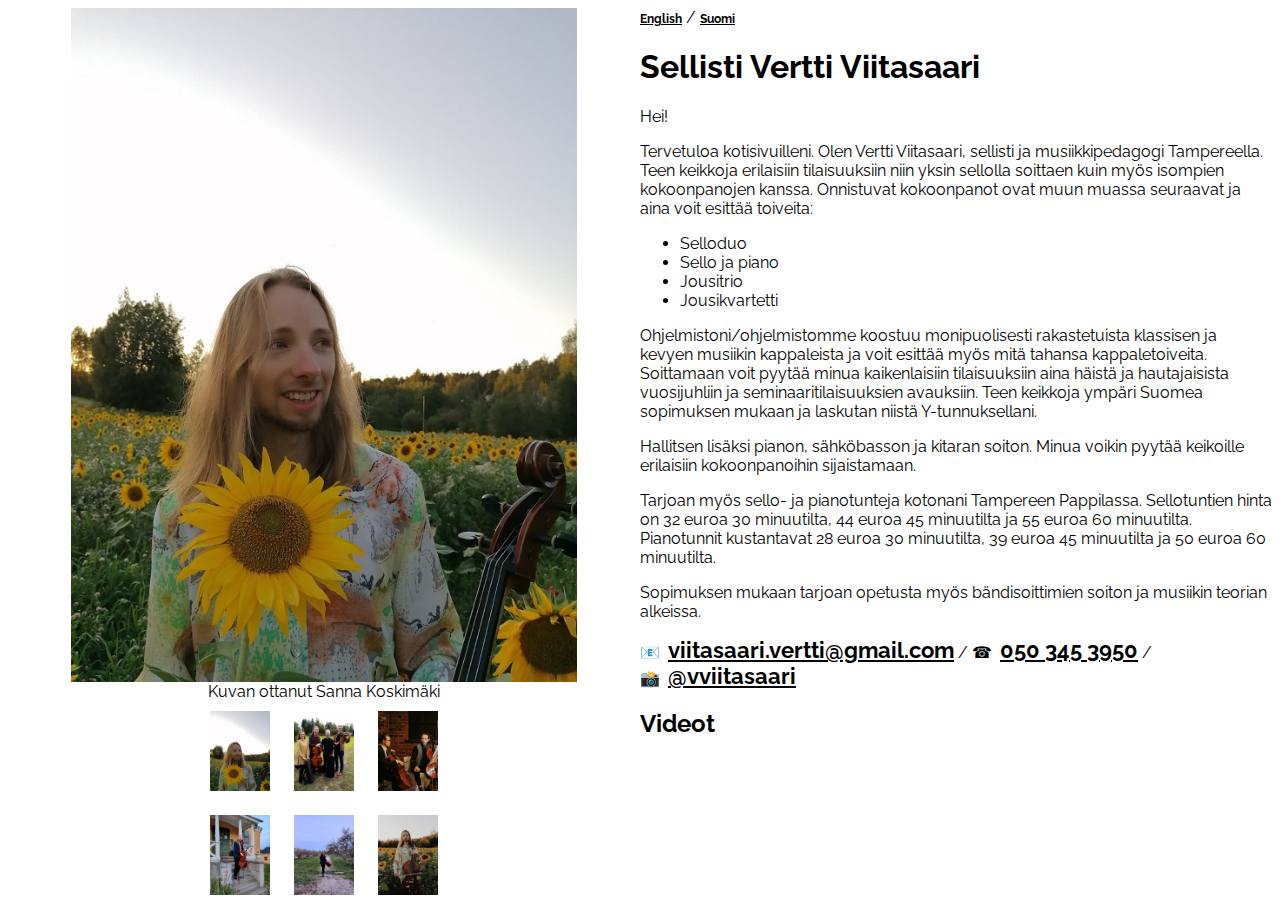
<file: index.html>
<!DOCTYPE html>
<html>

<head>
  <meta charset="UTF-8">
  <meta name="viewport" content="width=device-width, initial-scale=1.0, shrink-to-fit=no">
  <link rel="shortcut icon" type="image/x-windows-bmp" href="https://verttiviitasaari.fi/favicon.ico" />
  <title>Sellisti Vertti Viitasaari</title>
  <link href="https://fonts.googleapis.com/css?family=Raleway&display=swap" rel="stylesheet">
  <link href="page.css" rel="stylesheet">
</head>

<body>
  <div class="content">
    <div class="content-box left">
      <img id="bio-pic" src="verttikukka.jpg" />
      <div id="photo-by-container" style="text-align:center">
        <span data-t="kuvan_ottanut"></span> <span id="photo-by">Sanna Koskimäki</span>
      </div>
      <div class="bio-pic-preview-box">
        <img class="bio-pic-preview" src="verttikukka.jpg"
          onclick="changePic('verttikukka.jpg', 'Sanna Koskimäki')" />
        <img class="bio-pic-preview" src="kvartetti.jpg" onclick="changePic('kvartetti.jpg', 'Sanna Koskimäki')" />
        <img class="bio-pic-preview" src="kaasinen.jpg" onclick="changePic('kaasinen.jpg', 'Jarkko Laine')" />
      </div>
      <div class="bio-pic-preview-box">
        <img class="bio-pic-preview" src="talo.jpg" onclick="changePic('talo.jpg')" />
        <img class="bio-pic-preview" src="puutarha.jpg" onclick="changePic('puutarha.jpg')" />
        <img class="bio-pic-preview" src="auringonkukka.jpg"
          onclick="changePic('auringonkukka.jpg', 'Sanna Koskimäki')" />
      </div>
    </div>
    <div class="content-box right">
      <a class="change-lang" href="javascript:void(0)" onclick="changeLanguage('en')">English</a>
      / <a class="change-lang" href="javascript:void(0)" onclick="changeLanguage('fi')">Suomi</a>
      <h1 data-t="title">Sellisti Vertti Viitasaari</h1>
      <div id="teksti" data-t="teksti"></div>
      <noscript>Laitathan Javascriptin päälle saadaksesi eniten irti vierailustasi! / Please enable Javascript to get
        most out of your visit!</noscript>
      <!--<a class="big-link" href="cv.pdf" target="_blank" data-t="cv">CV</a>-->
      <p>
        📧&nbsp;&nbsp;<a class="big-link" href="mailto:viitasaari.vertti@gmail.com">viitasaari.vertti@gmail.com</a> /
        ☎&nbsp;&nbsp;<a class="big-link" href="tel:0503453950">050 345 3950</a> / 📸&nbsp;&nbsp;<a class="big-link"
          href="https://www.instagram.com/vviitasaari/">@vviitasaari</a>
      </p>
      <h2 data-t="vid">Videot</h2>
      <div id="ytplayer"></div>

    </div>
  </div>
  <script src="youtube-loader.js"></script>
  <script src="translator.js"></script>
  <script src="gallery.js"></script>
  <script>
    var vidLinks = [
      { key: 'cellist_vv', link: 'https://www.youtube.com/watch?v=RWV7MRgRw5E' },
      { key: 'klasarikonsertti', link: 'https://www.youtube.com/watch?v=TsHgMeHFfpM' },
      { key: 'quartet_sonore', link: 'https://www.youtube.com/watch?v=8KxCvpH1u1k' },
      { key: 'duo_k_potc', link: 'https://www.youtube.com/watch?v=HGYlTRTMThE' },
      { key: 'duo_k_miaseb', link: 'https://www.youtube.com/watch?v=5o6nybdaaow' },
      { key: 'vv_youknowmyname', link: 'https://www.youtube.com/watch?v=e0AU-FYphNA' },
      { key: 'vv_starlight', link: 'https://www.youtube.com/watch?v=P9gQWdLHtcg' },]

    var t = {
      title: { fi: 'Sellisti Vertti Viitasaari', en: 'Cellist Vertti Viitasaari' },
      vid: { fi: 'Videot', en: 'Videos' },
      link_quartet_sonore: { fi: 'Quartet Sonore - kappalepotpuri', en: 'Quartet Sonore - Medley' },
      link_vv_starlight: { fi: 'V&V Project - Starlight (Muse Cover)', en: 'V&V Project - Starlight (Muse Cover)' },
      link_vv_youknowmyname: { fi: 'V&V Project - You Know My Name (Chris Cornell Cover)', en: 'V&V Project - You Know My Name (Chris Cornell Cover)' },
      link_cellist_vv: {
        fi: 'Sellisti Vertti Viitasaari - esittelyvideo',
        en: 'Cellist Vertti Viitasaari - Introductory Video'
      },
      link_duo_k_potc: {
        fi: 'Duo Kaasinen & Viitasaari soittaa Pirates of the Caribbean -sovitusta 02/2020',
        en: 'Duo Kaasinen & Viitasaari plays their version of Pirates of the Caribbean 02/2020'
      },
      link_duo_k_miaseb: {
        fi: 'Duo Kaasinen & Viitasaari soittaa Mia and Sebastian\'s -teeman sovitusta 02/2020',
        en: 'Duo Kaasinen & Viitasaari plays their version of Mia and Sebastian\'s Theme 02/2020'
      },
      link_lilja_glazu: { fi: 'Jousitrio Lilja soittaa Glazunovia 08/2018', en: 'String trio Lilja plays Glazunov 08/2018' },
      link_lilja_prok: { fi: 'Jousitrio Lilja soittaa Prokofjevia 08/2018', en: 'String trio Lilja plays Prokofiev 08/2018' },
      link_klasarikonsertti: { fi: 'Klassisen musiikin konsertti Seinäjoen seurakuntatalossa 03/2019', en: 'Classical music concert at Seinäjoki Church community house 03/2019' },
      cv: { fi: 'CV', en: 'CV (in Finnish)' },
      kuvan_ottanut: { fi: 'Kuvan ottanut', en: 'Photo credits:' }
    }

    var content = {
      fi: `Hei!
Tervetuloa kotisivuilleni. Olen Vertti Viitasaari, sellisti ja musiikkipedagogi Tampereella. Teen keikkoja erilaisiin tilaisuuksiin niin yksin sellolla soittaen kuin myös isompien kokoonpanojen kanssa. Onnistuvat kokoonpanot ovat muun muassa seuraavat ja aina voit esittää toiveita:
<ul>
<li>Selloduo</li>
<li>Sello ja piano</li>
<li>Jousitrio</li>
<li>Jousikvartetti</li>
</ul>
Ohjelmistoni/ohjelmistomme koostuu monipuolisesti rakastetuista klassisen ja kevyen musiikin kappaleista ja voit esittää myös mitä tahansa kappaletoiveita. Soittamaan voit pyytää minua kaikenlaisiin tilaisuuksiin aina häistä ja hautajaisista vuosijuhliin ja seminaaritilaisuuksien avauksiin. Teen keikkoja ympäri Suomea sopimuksen mukaan ja laskutan niistä Y-tunnuksellani.
Hallitsen lisäksi pianon, sähköbasson ja kitaran soiton. Minua voikin pyytää keikoille erilaisiin kokoonpanoihin sijaistamaan.
Tarjoan myös sello- ja pianotunteja kotonani Tampereen Pappilassa. Sellotuntien hinta on 32 euroa 30 minuutilta, 44 euroa 45 minuutilta ja 55 euroa 60 minuutilta. Pianotunnit kustantavat 28 euroa 30 minuutilta, 39 euroa 45 minuutilta ja 50 euroa 60 minuutilta.
Sopimuksen mukaan tarjoan opetusta myös bändisoittimien soiton ja musiikin teorian alkeissa.`,
      en: `Hi!
Welcome to my website. I am Vertti Viitasaari, a cellist and music educator in Tampere. I perform at various events both as a solo cellist and with larger ensembles. Some possible ensembles include the following, but you are always welcome to make requests:
<ul>
<li>Cello duo</li>
<li>Cello and piano</li>
<li>String trio</li>
<li>String quartet</li>
</ul>
My repertoire consists of a wide variety of beloved classical and pop music pieces, and you can also request any specific songs. You can invite me to perform at all kinds of events, from weddings and funerals to anniversary celebrations and seminar openings. For gigs, I issue invoices using my business ID.
In addition, I play piano, electric bass, and guitar. You can also ask me to substitute in different ensembles for various performances.
I also offer cello and piano lessons at my home in Pappila, Tampere. The price for cello lessons is 32 euros for 30 minutes, 44 euros for 45 minutes, and 55 euros for 60 minutes. Piano lessons cost 28 euros for 30 minutes, 39 euros for 45 minutes, and 50 euros for 60 minutes.
By agreement, I also offer beginner lessons for band instruments and music theory.`
      }

    initTranslator('fi', ['teksti'])
  </script>
</body>

</html>
</file>
<file: page.css>
* {
    font-family: 'Raleway', sans-serif;
}

.content {
    display: flex;
    flex-wrap: wrap;
}

.change-lang {
    font-size: 12px;
}

a {
    color: black;
    font-weight: bold;
}

.big-link {
    font-size: 22px;
    white-space: nowrap;
}

#bio-pic {
    display: block;
    width: 80%;
    margin: auto;
    max-height: 777px;
    max-width: 582px;
}

.bio-pic-preview-box {
    margin: auto;
    width: min-content;
    max-width: 582px;
    white-space: nowrap;
}

.bio-pic-preview {
    width: 60px;
    cursor: pointer;
    margin: 10px;
}

.content-box {
    min-width: 400px;
    width: 50%;
}

.fixed-width {
    width: 200px;
    display: inline-block;
}

iframe {
    margin-right: 15px;
}
</file>
